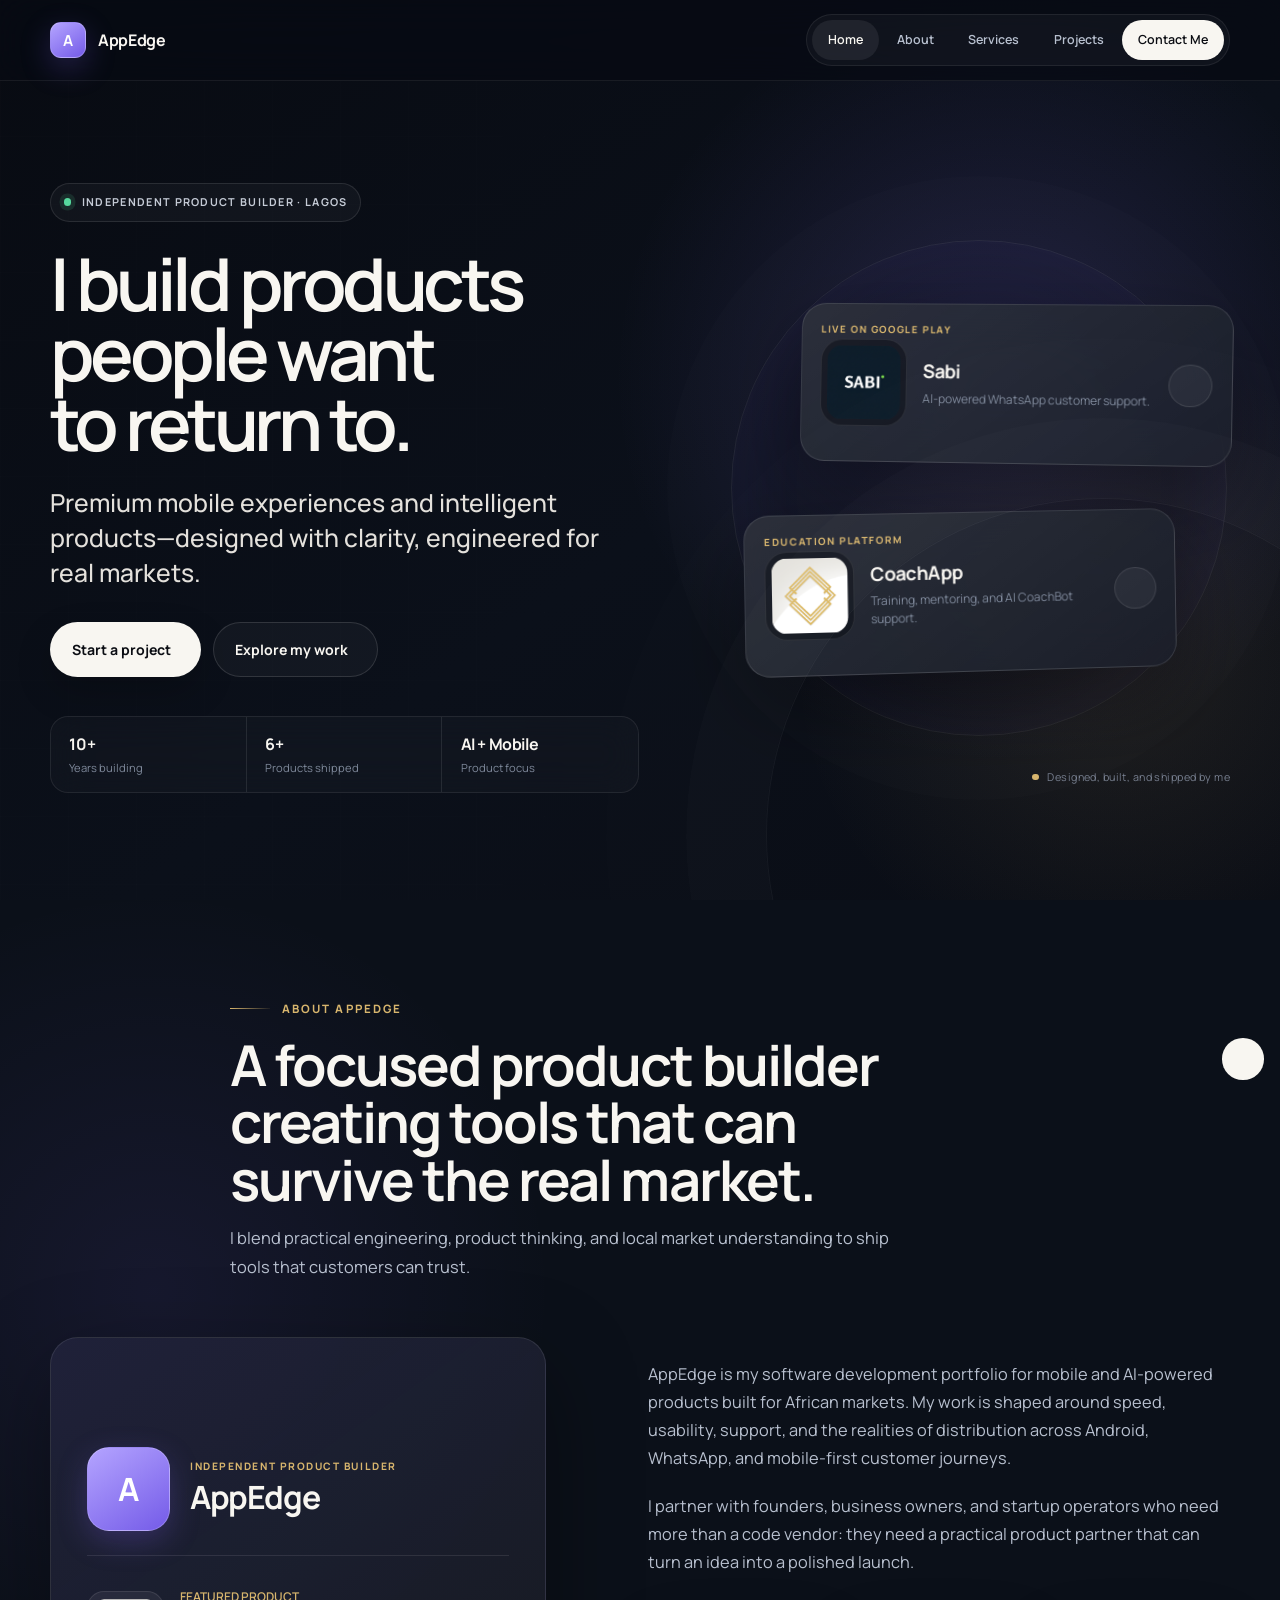
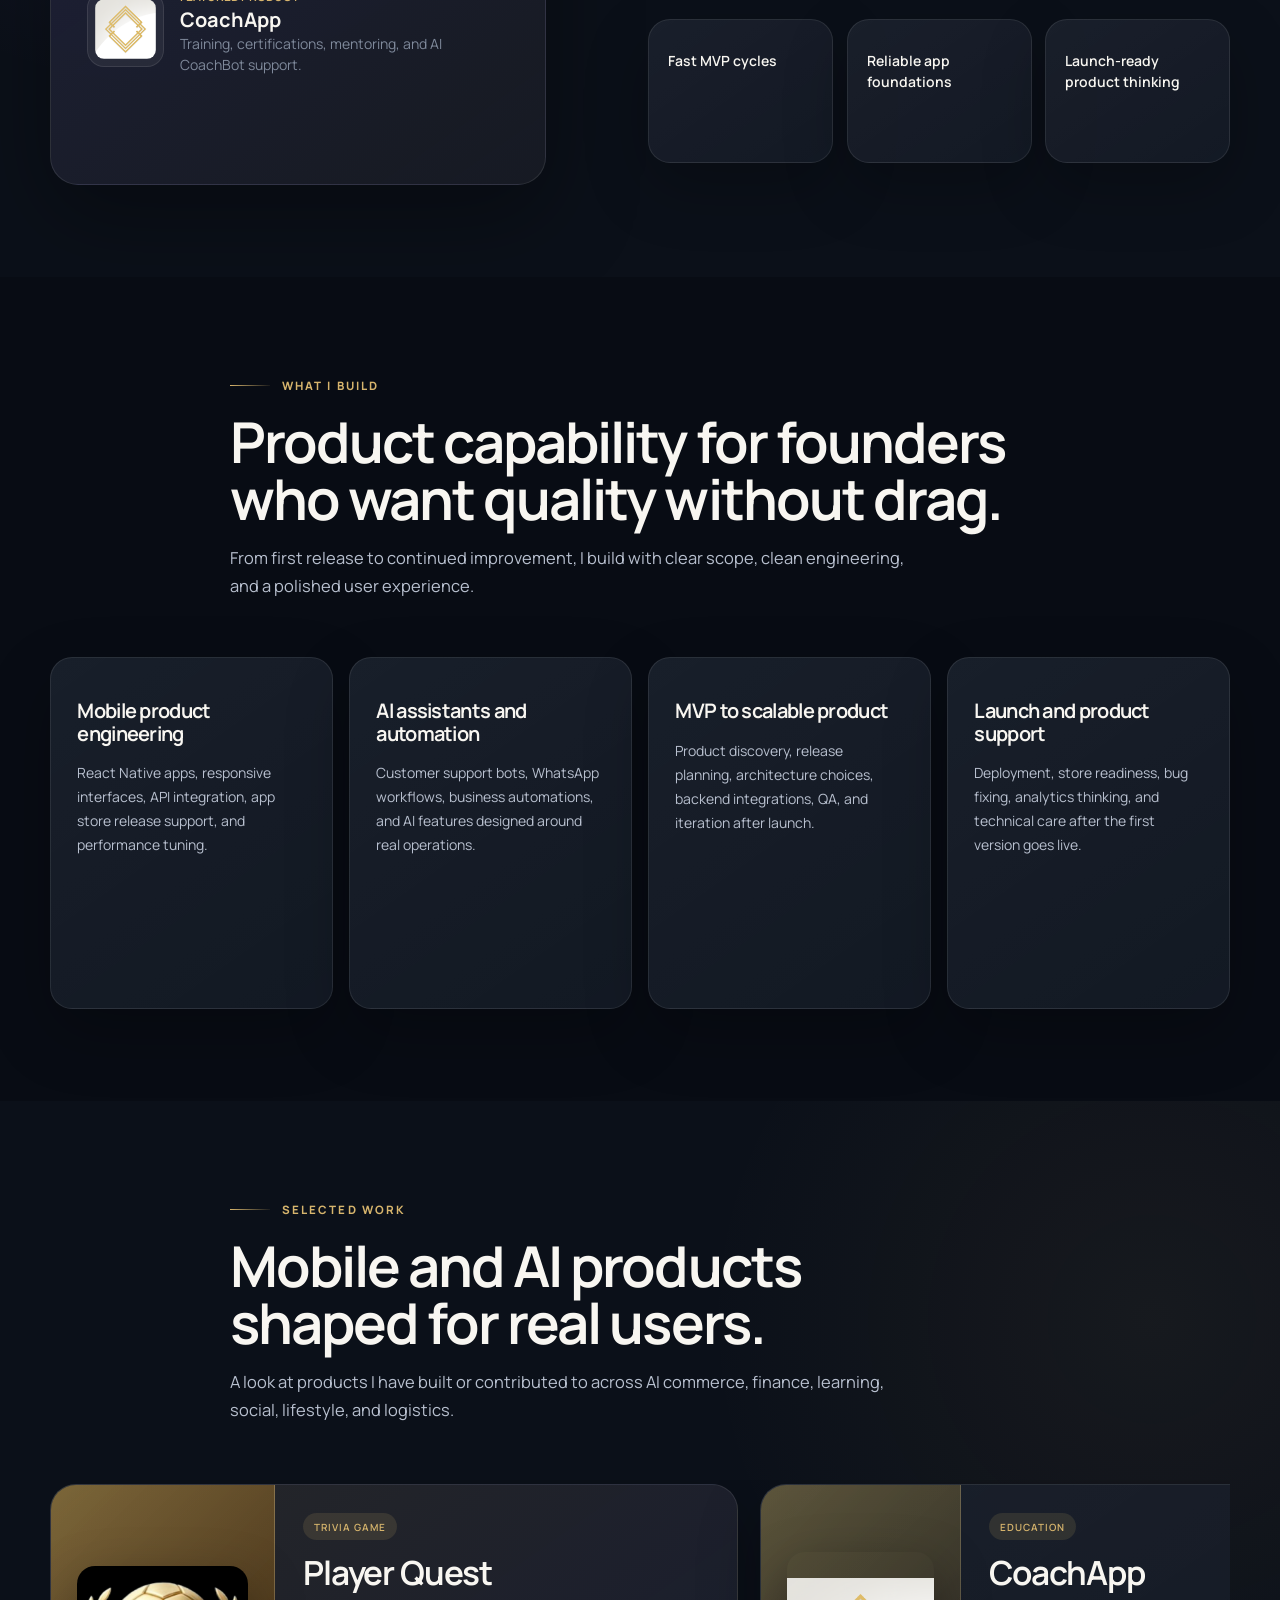
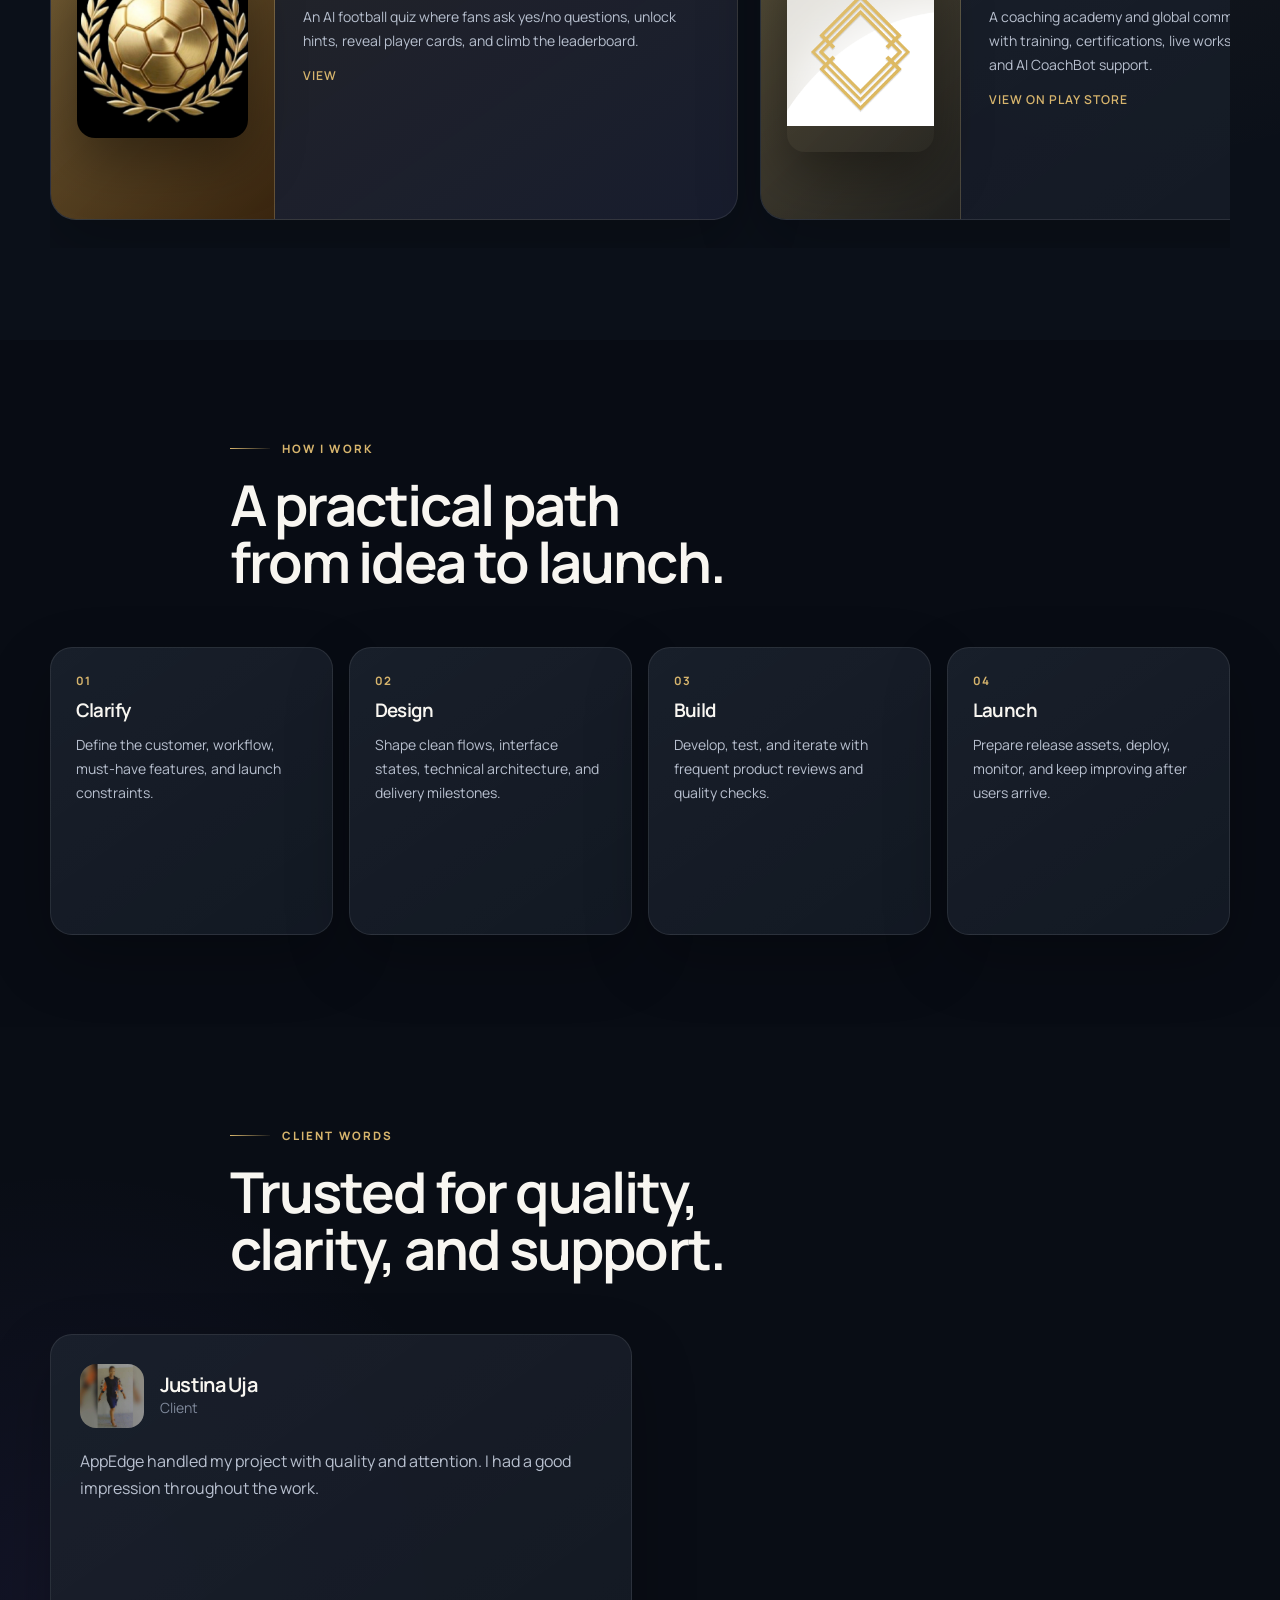
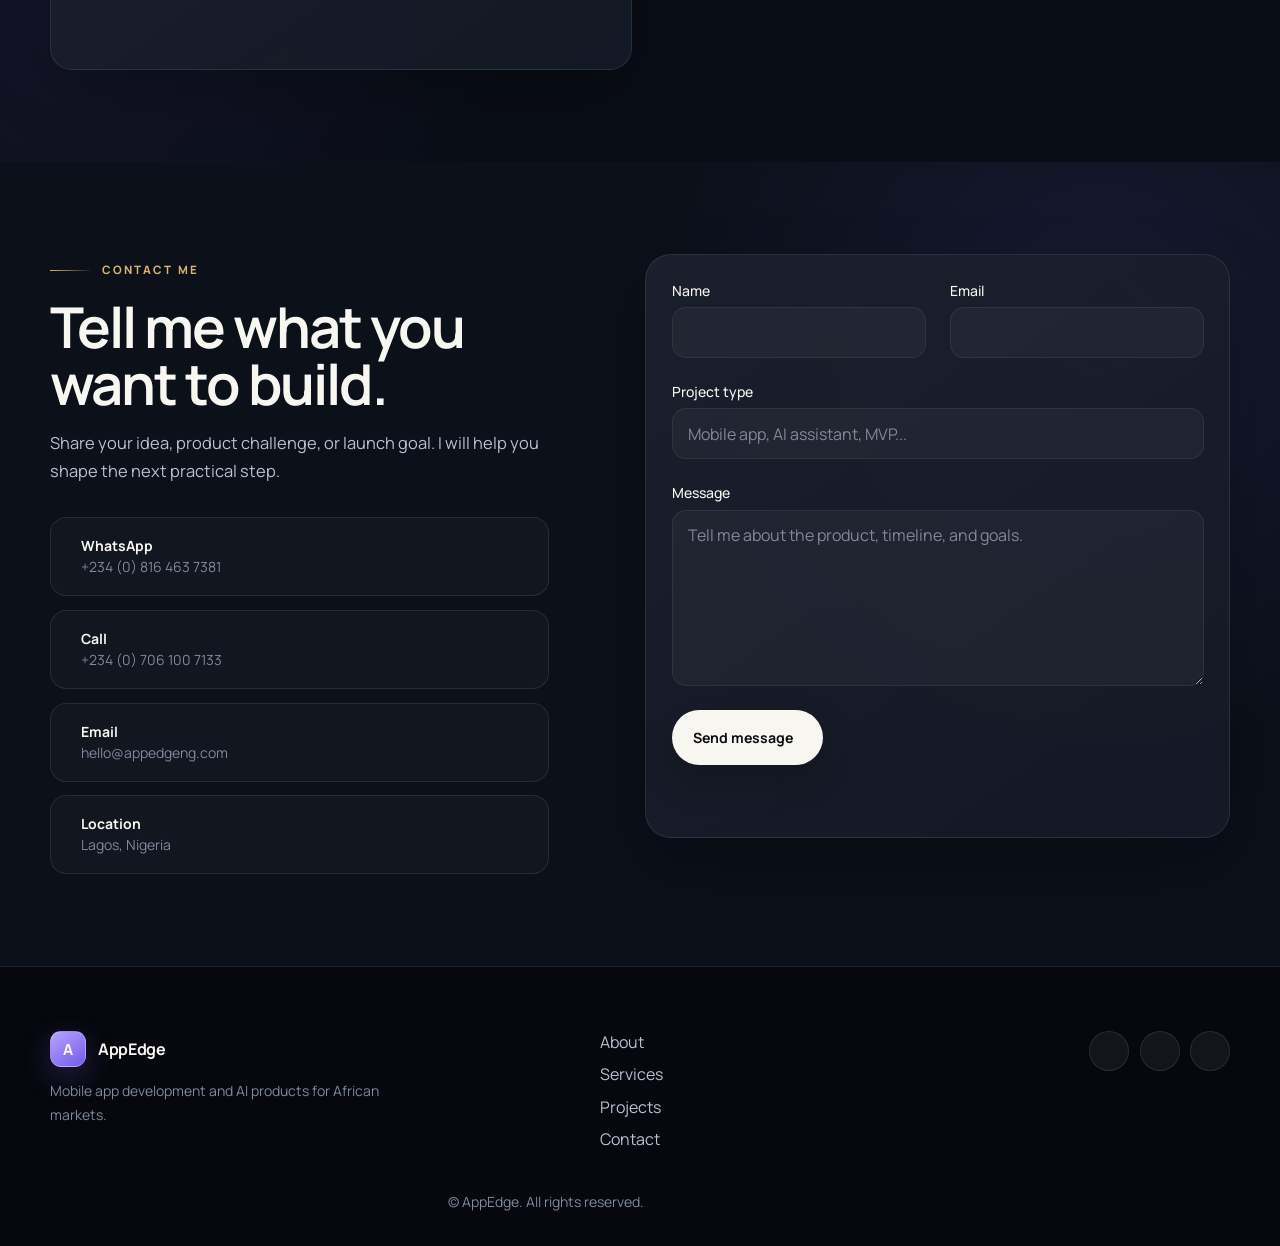
<file: index.html>
<!DOCTYPE html>
<html lang="en">

<head>
    <meta charset="UTF-8">
    <meta name="viewport" content="width=device-width, initial-scale=1.0">
    <meta name="description"
        content="AppEdge showcases premium mobile apps and AI-powered products for founders, startups, and African businesses.">
    <meta name="theme-color" content="#14101f">
    <meta property="og:title" content="AppEdge | Mobile App Development & AI Products">
    <meta property="og:description"
        content="A Lagos-based product portfolio for mobile apps and AI assistants shaped for African markets.">
    <meta property="og:type" content="website">
    <meta property="og:url" content="https://appedgeng.com/">
    <meta property="og:image" content="https://appedgeng.com/assets/img/appedge_logo.png">

    <link rel="icon" href="assets/img/appedge_logo.png" type="image/png">
    <link rel="preconnect" href="https://fonts.googleapis.com">
    <link rel="preconnect" href="https://fonts.gstatic.com" crossorigin>
    <link rel="stylesheet" href="https://unicons.iconscout.com/release/v3.0.6/css/line.css">
    <link rel="stylesheet" href="assets/css/styles.css?v=20261013-2">

    <title>AppEdge | Mobile App Development & AI Products</title>
</head>

<body>
    <header class="header" id="header">
        <nav class="nav container" aria-label="Primary navigation">
            <a href="#home" class="nav__logo" aria-label="AppEdge home">
                <span class="brand-mark" aria-hidden="true">A</span>
                <span>AppEdge</span>
            </a>

            <button class="nav__toggle" id="nav-toggle" type="button" aria-label="Open menu" aria-expanded="false"
                aria-controls="nav-menu">
                <i class="uil uil-apps"></i>
            </button>

            <div class="nav__menu" id="nav-menu">
                <button class="nav__close" id="nav-close" type="button" aria-label="Close menu">
                    <i class="uil uil-times"></i>
                </button>
                <ul class="nav__list">
                    <li><a href="#home" class="nav__link active-link">Home</a></li>
                    <li><a href="#about" class="nav__link">About</a></li>
                    <li><a href="#services" class="nav__link">Services</a></li>
                    <li><a href="#portfolio" class="nav__link">Projects</a></li>
                    <li><a href="#contact" class="nav__link nav__link--cta">Contact Me</a></li>
                </ul>
            </div>
        </nav>
    </header>

    <main class="main">
        <section class="home section" id="home" aria-labelledby="home-title">
            <div class="home__overlay"></div>
            <div class="home__container container grid">
                <div class="home__copy">
                    <p class="home__badge"><span></span> Independent product builder · Lagos</p>
                    <h1 class="home__title" id="home-title">I build products people want to return to.</h1>
                    <p class="home__subtitle">Premium mobile experiences and intelligent products—designed with
                        clarity, engineered for real markets.</p>
                    <div class="home__actions" aria-label="Primary actions">
                        <a href="#contact" class="button button--flex">
                            Start a project <i class="uil uil-arrow-up-right button__icon"></i>
                        </a>
                        <a href="#portfolio" class="button button--ghost button--flex">
                            Explore my work <i class="uil uil-arrow-down button__icon"></i>
                        </a>
                    </div>

                    <dl class="home__proof" aria-label="Portfolio highlights">
                        <div>
                            <dt>10+</dt>
                            <dd>Years building</dd>
                        </div>
                        <div>
                            <dt>6+</dt>
                            <dd>Products shipped</dd>
                        </div>
                        <div>
                            <dt>AI + Mobile</dt>
                            <dd>Product focus</dd>
                        </div>
                    </dl>
                </div>

                <div class="home__visual" aria-label="Selected AppEdge products">
                    <div class="home__visual-orbit" aria-hidden="true"></div>
                    <a class="home-product home-product--sabi"
                        href="https://play.google.com/store/apps/details?id=com.voke.sabi"
                        target="_blank" rel="noopener">
                        <span class="home-product__eyebrow">Live on Google Play</span>
                        <img src="assets/img/sabi_logo.png" alt="Sabi app logo">
                        <span class="home-product__copy">
                            <strong>Sabi</strong>
                            <small>AI-powered WhatsApp customer support.</small>
                        </span>
                        <i class="uil uil-arrow-up-right"></i>
                    </a>
                    <a class="home-product home-product--coachapp"
                        href="https://play.google.com/store/apps/details?id=com.thecoachingmasters.client&hl=en"
                        target="_blank" rel="noopener">
                        <span class="home-product__eyebrow">Education platform</span>
                        <img src="assets/img/coachapp_icon.png" alt="CoachApp">
                        <span class="home-product__copy">
                            <strong>CoachApp</strong>
                            <small>Training, mentoring, and AI CoachBot support.</small>
                        </span>
                        <i class="uil uil-arrow-up-right"></i>
                    </a>
                    <div class="home__visual-note">
                        <span class="home__visual-dot"></span>
                        <span>Designed, built, and shipped by me</span>
                    </div>
                </div>
            </div>
        </section>

        <section class="about section" id="about" aria-labelledby="about-title">
            <div class="section__heading container">
                <p class="eyebrow">About AppEdge</p>
                <h2 class="section__title" id="about-title">A focused product builder creating tools that can survive the
                    real market.</h2>
                <p class="section__subtitle">
                    I blend practical engineering, product thinking, and local market understanding to ship tools that
                    customers can trust.
                </p>
            </div>

            <div class="about__container container grid">
                <div class="about__visual" aria-label="AppEdge product focus">
                    <div class="about__identity">
                        <span class="brand-mark brand-mark--large" aria-hidden="true">A</span>
                        <div>
                            <span>Independent product builder</span>
                            <strong>AppEdge</strong>
                        </div>
                    </div>
                    <div class="about__product">
                        <img src="assets/img/coachapp_icon.png" alt="CoachApp app icon">
                        <div>
                            <span>Featured product</span>
                            <strong>CoachApp</strong>
                            <p>Training, certifications, mentoring, and AI CoachBot support.</p>
                        </div>
                    </div>
                </div>

                <div class="about__data">
                    <p>
                        AppEdge is my software development portfolio for mobile and AI-powered products built for African
                        markets. My work is shaped around speed, usability, support, and the realities of distribution
                        across Android, WhatsApp, and mobile-first customer journeys.
                    </p>
                    <p>
                        I partner with founders, business owners, and startup operators who need more than a code vendor:
                        they need a practical product partner that can turn an idea into a polished launch.
                    </p>

                    <div class="about__values">
                        <div>
                            <i class="uil uil-bolt-alt"></i>
                            <span>Fast MVP cycles</span>
                        </div>
                        <div>
                            <i class="uil uil-shield-check"></i>
                            <span>Reliable app foundations</span>
                        </div>
                        <div>
                            <i class="uil uil-chart-growth"></i>
                            <span>Launch-ready product thinking</span>
                        </div>
                    </div>
                </div>
            </div>
        </section>

        <section class="services section" id="services" aria-labelledby="services-title">
            <div class="section__heading container">
                <p class="eyebrow">What I build</p>
                <h2 class="section__title" id="services-title">Product capability for founders who want quality without
                    drag.</h2>
                <p class="section__subtitle">
                    From first release to continued improvement, I build with clear scope, clean engineering, and a
                    polished user experience.
                </p>
            </div>

            <div class="services__container container grid">
                <article class="service-card">
                    <i class="uil uil-mobile-android service-card__icon"></i>
                    <h3>Mobile product engineering</h3>
                    <p>React Native apps, responsive interfaces, API integration, app store release support, and
                        performance tuning.</p>
                </article>

                <article class="service-card">
                    <i class="uil uil-robot service-card__icon"></i>
                    <h3>AI assistants and automation</h3>
                    <p>Customer support bots, WhatsApp workflows, business automations, and AI features designed around
                        real operations.</p>
                </article>

                <article class="service-card">
                    <i class="uil uil-layer-group service-card__icon"></i>
                    <h3>MVP to scalable product</h3>
                    <p>Product discovery, release planning, architecture choices, backend integrations, QA, and
                        iteration after launch.</p>
                </article>

                <article class="service-card">
                    <i class="uil uil-rocket service-card__icon"></i>
                    <h3>Launch and product support</h3>
                    <p>Deployment, store readiness, bug fixing, analytics thinking, and technical care after the first
                        version goes live.</p>
                </article>
            </div>
        </section>

        <section class="portfolio section" id="portfolio" aria-labelledby="portfolio-title">
            <div class="section__heading container">
                <p class="eyebrow">Selected work</p>
                <h2 class="section__title" id="portfolio-title">Mobile and AI products shaped for real users.</h2>
                <p class="section__subtitle">
                    A look at products I have built or contributed to across AI commerce, finance, learning,
                    social, lifestyle, and logistics.
                </p>
            </div>

            <div class="portfolio__container container" aria-label="Product showcase">
                <article class="project-card project-card--featured project-card--playerquest">
                    <div class="project-card__media">
                        <img src="assets/img/playerquest_logo.png" alt="Player Quest app icon">
                    </div>
                    <div class="project-card__body">
                        <span class="project-card__tag">Trivia game</span>
                        <h3>Player Quest</h3>
                        <p>An AI football quiz where fans ask yes/no questions, unlock hints, reveal player cards, and
                            climb the leaderboard.</p>
                        <a href="/player-quest/" class="project-card__link">
                            View <i class="uil uil-arrow-right"></i>
                        </a>
                    </div>
                </article>

                <article class="project-card project-card--coachapp">
                    <div class="project-card__media">
                        <img src="assets/img/coachapp_icon.png" alt="CoachApp app icon">
                    </div>
                    <div class="project-card__body">
                        <span class="project-card__tag">Education</span>
                        <h3>CoachApp</h3>
                        <p>A coaching academy and global community platform with training, certifications, live
                            workshops, mentoring, and AI CoachBot support.</p>
                        <a href="https://play.google.com/store/apps/details?id=com.thecoachingmasters.client&hl=en"
                            target="_blank" rel="noopener" class="project-card__link">
                            View on Play Store <i class="uil uil-external-link-alt"></i>
                        </a>
                    </div>
                </article>

                <article class="project-card project-card--kashpulse">
                    <div class="project-card__media">
                        <img src="assets/img/kashpulse_icon.png" alt="KashPulse app icon">
                    </div>
                    <div class="project-card__body">
                        <span class="project-card__tag">Finance</span>
                        <h3>KashPulse</h3>
                        <p>Arbitrage intelligence for P2P and spot traders, helping users spot exchange price gaps,
                            bridge trades, and move faster with real-time market signals.</p>
                        <a href="https://play.google.com/store/apps/details?id=com.voke.kashpulse" target="_blank"
                            rel="noopener" class="project-card__link">
                            View on Play Store <i class="uil uil-external-link-alt"></i>
                        </a>
                    </div>
                </article>

                <article class="project-card project-card--sabi">
                    <div class="project-card__media">
                        <img src="assets/img/sabi_logo.png" alt="Sabi app logo">
                    </div>
                    <div class="project-card__body">
                        <span class="project-card__tag">AI product</span>
                        <h3>Sabi</h3>
                        <p>An AI-powered WhatsApp customer service assistant for Global SMBs. Owners can
                            deploy a trained bot in minutes without needing a developer.</p>
                        <span class="project-card__status project-card__status--live">Launched</span>
                        <a href="https://play.google.com/store/apps/details?id=com.voke.sabi" target="_blank"
                            rel="noopener" class="project-card__link">
                            View on Play Store <i class="uil uil-external-link-alt"></i>
                        </a>
                    </div>
                </article>

                <a class="project-card project-card--talkam project-card--clickable" href="/talkam/"
                    aria-label="Explore TalkAm voice-to-English keyboard">
                    <div class="project-card__media">
                        <img src="assets/img/talkam_icon.png" alt="TalkAm app icon">
                    </div>
                    <div class="project-card__body">
                        <span class="project-card__tag">AI keyboard</span>
                        <h3>TalkAm</h3>
                        <p>Speak naturally in Pidgin, Yoruba, Hausa or Igbo and write clear English inside any Android
                            app.</p>
                        <span class="project-card__status">Private beta</span>
                        <span class="project-card__link">
                            Explore TalkAm <i class="uil uil-arrow-right"></i>
                        </span>
                    </div>
                </a>

                <article class="project-card project-card--talksay">
                    <div class="project-card__media">
                        <img src="assets/img/talksay1.webp" alt="TalkSay mobile app preview">
                    </div>
                    <div class="project-card__body">
                        <span class="project-card__tag">Social mobile app</span>
                        <h3>TalkSay</h3>
                        <p>An anonymous social app for expression, language, identity, and community building.</p>
                        <a href="https://play.google.com/store/apps/details?id=com.talksay.talksay"
                            target="_blank" rel="noopener" class="project-card__link">
                            View on Play Store <i class="uil uil-external-link-alt"></i>
                        </a>
                    </div>
                </article>

                <article class="project-card project-card--pactive">
                    <div class="project-card__media">
                        <img src="assets/img/pactiveLogo.png" alt="Pactive app logo">
                    </div>
                    <div class="project-card__body">
                        <span class="project-card__tag">Lifestyle</span>
                        <h3>Pactive</h3>
                        <p>A lifestyle app designed to bring social groups together and improve health and wellbeing.
                        </p>
                        <a href="https://play.google.com/store/apps/details?id=com.koicapital.pactive&hl=en&gl=US"
                            target="_blank" rel="noopener" class="project-card__link">
                            View on Play Store <i class="uil uil-external-link-alt"></i>
                        </a>
                    </div>
                </article>

                <article class="project-card project-card--spotlight">
                    <div class="project-card__media">
                        <img src="assets/img/spotlight3.webp" alt="Spotlight logistics mobile app preview">
                    </div>
                    <div class="project-card__body">
                        <span class="project-card__tag">Enterprise logistics</span>
                        <h3>Spotlight</h3>
                        <p>A mobile logistics ecosystem designed to streamline and optimize AB InBev operations across
                            Africa.</p>
                        <a href="https://play.google.com/store/apps/details?id=com.beertechafrica.mobispot"
                            target="_blank" rel="noopener" class="project-card__link">
                            View on Play Store <i class="uil uil-external-link-alt"></i>
                        </a>
                    </div>
                </article>
            </div>
        </section>

        <section class="process section" aria-labelledby="process-title">
            <div class="section__heading container">
                <p class="eyebrow">How I work</p>
                <h2 class="section__title" id="process-title">A practical path from idea to launch.</h2>
            </div>

            <div class="process__container container grid">
                <div class="process-step">
                    <span>01</span>
                    <h3>Clarify</h3>
                    <p>Define the customer, workflow, must-have features, and launch constraints.</p>
                </div>
                <div class="process-step">
                    <span>02</span>
                    <h3>Design</h3>
                    <p>Shape clean flows, interface states, technical architecture, and delivery milestones.</p>
                </div>
                <div class="process-step">
                    <span>03</span>
                    <h3>Build</h3>
                    <p>Develop, test, and iterate with frequent product reviews and quality checks.</p>
                </div>
                <div class="process-step">
                    <span>04</span>
                    <h3>Launch</h3>
                    <p>Prepare release assets, deploy, monitor, and keep improving after users arrive.</p>
                </div>
            </div>
        </section>

        <section class="testimonial section" id="clients" aria-labelledby="testimonial-title">
            <div class="section__heading container">
                <p class="eyebrow">Client words</p>
                <h2 class="section__title" id="testimonial-title">Trusted for quality, clarity, and support.</h2>
            </div>

            <div class="testimonial__container container grid">
                <!-- Emmanuel Ezehiwele testimonial intentionally hidden; retain for potential future use.
                <article class="testimonial-card">
                    <div class="testimonial-card__header">
                        <img src="assets/img/emmanuel.png" alt="Emmanuel Ezehiwele">
                        <div>
                            <h3>Emmanuel Ezehiwele</h3>
                            <span>Startup ecosystem partner</span>
                        </div>
                    </div>
                    <p>
                        AppEdge has demonstrated high skill and professionalism as an app and software developer. The
                        support for tech startups and young professionals has been helpful, and I recommend AppEdge.
                    </p>
                </article>
                -->

                <article class="testimonial-card">
                    <div class="testimonial-card__header">
                        <img src="assets/img/justina.jpg" alt="Justina Uja">
                        <div>
                            <h3>Justina Uja</h3>
                            <span>Client</span>
                        </div>
                    </div>
                    <p>
                        AppEdge handled my project with quality and attention. I had a good impression throughout the
                        work.
                    </p>
                </article>
            </div>
        </section>

        <section class="contact section" id="contact" aria-labelledby="contact-title">
            <div class="contact__container container grid">
                <div class="contact__intro">
                    <p class="eyebrow">Contact me</p>
                    <h2 class="section__title" id="contact-title">Tell me what you want to build.</h2>
                    <p class="section__subtitle">
                        Share your idea, product challenge, or launch goal. I will help you shape the next practical
                        step.
                    </p>

                    <div class="contact__methods">
                        <a href="https://wa.me/2348164637381" target="_blank" rel="noopener" class="contact__method">
                            <i class="uil uil-whatsapp"></i>
                            <span>
                                <strong>WhatsApp</strong>
                                +234 (0) 816 463 7381
                            </span>
                        </a>
                        <a href="tel:+2347061007133" class="contact__method">
                            <i class="uil uil-phone"></i>
                            <span>
                                <strong>Call</strong>
                                +234 (0) 706 100 7133
                            </span>
                        </a>
                        <a href="mailto:hello@appedgeng.com" class="contact__method">
                            <i class="uil uil-envelope"></i>
                            <span>
                                <strong>Email</strong>
                                hello@appedgeng.com
                            </span>
                        </a>
                        <div class="contact__method">
                            <i class="uil uil-map-marker"></i>
                            <span>
                                <strong>Location</strong>
                                Lagos, Nigeria
                            </span>
                        </div>
                    </div>
                </div>

                <form class="contact__form grid" id="contact-form"
                    action="https://formsubmit.co/hello@appedgeng.com" method="POST">
                    <input type="hidden" name="_subject" value="New AppEdge project inquiry">
                    <input type="hidden" name="_next" value="https://appedgeng.com/?message=sent#contact">
                    <input type="hidden" name="_template" value="table">
                    <input class="contact__honeypot" type="text" name="_honey" tabindex="-1" autocomplete="off"
                        aria-hidden="true">

                    <div class="contact__inputs grid">
                        <label class="contact__field">
                            <span>Name</span>
                            <input type="text" name="name" autocomplete="name" required>
                        </label>

                        <label class="contact__field">
                            <span>Email</span>
                            <input type="email" name="email" autocomplete="email" required>
                        </label>
                    </div>

                    <label class="contact__field">
                        <span>Project type</span>
                        <input type="text" name="project" placeholder="Mobile app, AI assistant, MVP..." required>
                    </label>

                    <label class="contact__field">
                        <span>Message</span>
                        <textarea name="message" rows="6" placeholder="Tell me about the product, timeline, and goals."
                            required></textarea>
                    </label>

                    <button type="submit" class="button button--flex">
                        Send message <i class="uil uil-message button__icon"></i>
                    </button>
                    <p class="contact__status" id="contact-status" aria-live="polite"></p>
                </form>
            </div>
        </section>
    </main>

    <footer class="footer">
        <div class="footer__container container grid">
            <div>
                <a href="#home" class="footer__brand">
                    <span class="brand-mark" aria-hidden="true">A</span>
                    <span>AppEdge</span>
                </a>
                <p>Mobile app development and AI products for African markets.</p>
            </div>

            <ul class="footer__links">
                <li><a href="#about">About</a></li>
                <li><a href="#services">Services</a></li>
                <li><a href="#portfolio">Projects</a></li>
                <li><a href="#contact">Contact</a></li>
            </ul>

            <div class="footer__socials" aria-label="Social links">
                <a href="https://www.linkedin.com/company/appedge-tech/" target="_blank" rel="noopener"
                    aria-label="AppEdge on LinkedIn">
                    <i class="uil uil-linkedin-alt"></i>
                </a>
                <a href="https://github.com/voke1" target="_blank" rel="noopener" aria-label="AppEdge on GitHub">
                    <i class="uil uil-github-alt"></i>
                </a>
                <a href="https://twitter.com/voke2sure" target="_blank" rel="noopener" aria-label="AppEdge on X">
                    <i class="uil uil-twitter-alt"></i>
                </a>
            </div>
        </div>

        <p class="footer__copy">&#169; AppEdge. All rights reserved.</p>
    </footer>

    <a href="#home" class="scrollup" id="scroll-up" aria-label="Scroll to top">
        <i class="uil uil-arrow-up scrollup__icon"></i>
    </a>

    <script src="assets/js/main.js?v=20260729"></script>
</body>

</html>
</file>
<file: assets/css/styles.css>
@import url("https://fonts.googleapis.com/css2?family=Manrope:wght@400;500;600;700;800&family=Poppins:wght@400;500;600;700&display=swap");

:root {
  --header-height: 4.5rem;
  --hue-color: 250;

  --first-color: #7257f2;
  --first-color-alt: #5d46d5;
  --first-color-light: #a994ff;
  --accent-color: #42d7a2;
  --accent-color-soft: rgba(66, 215, 162, 0.14);
  --warm-color: #f5bd4f;

  --body-color: #091018;
  --section-color: #0f1724;
  --section-color-alt: #111927;
  --container-color: #151d2b;
  --container-color-alt: #1a2434;
  --title-color: #f9f7ff;
  --text-color: #c8d0df;
  --text-color-light: #8f9bb0;
  --border-color: rgba(255, 255, 255, 0.1);
  --input-color: rgba(255, 255, 255, 0.07);
  --shadow-color: rgba(3, 8, 14, 0.5);

  --body-font: "Poppins", sans-serif;
  --big-font-size: 3rem;
  --h1-font-size: 2rem;
  --h2-font-size: 1.5rem;
  --h3-font-size: 1.125rem;
  --normal-font-size: 0.938rem;
  --small-font-size: 0.813rem;
  --smaller-font-size: 0.75rem;

  --font-medium: 500;
  --font-semi-bold: 600;
  --font-bold: 700;

  --z-tooltip: 10;
  --z-fixed: 100;
}

@media screen and (min-width: 768px) {
  :root {
    --big-font-size: 4.5rem;
    --h1-font-size: 2.625rem;
    --h2-font-size: 1.75rem;
    --h3-font-size: 1.25rem;
    --normal-font-size: 1rem;
    --small-font-size: 0.875rem;
  }
}

* {
  box-sizing: border-box;
  padding: 0;
  margin: 0;
}

html {
  scroll-behavior: smooth;
}

body {
  min-height: 100vh;
  font-family: var(--body-font);
  font-size: var(--normal-font-size);
  background:
    linear-gradient(135deg, rgba(114, 87, 242, 0.16), transparent 26rem),
    linear-gradient(180deg, rgba(9, 16, 24, 0.96), rgba(9, 16, 24, 1) 42rem),
    var(--body-color);
  color: var(--text-color);
  overflow-x: hidden;
  letter-spacing: 0;
}

body.nav-open {
  overflow: hidden;
}

h1,
h2,
h3,
h4 {
  color: var(--title-color);
  font-weight: var(--font-semi-bold);
  line-height: 1.12;
  letter-spacing: 0;
}

p {
  line-height: 1.75;
}

ul {
  list-style: none;
}

a {
  color: inherit;
  text-decoration: none;
}

button,
input,
textarea {
  font: inherit;
}

button {
  border: 0;
}

img {
  display: block;
  max-width: 100%;
  height: auto;
}

.section {
  padding: 4.5rem 0;
}

.container {
  width: min(100% - 2rem, 1120px);
  margin-inline: auto;
}

.grid {
  display: grid;
  gap: 1.5rem;
}

.reveal {
  opacity: 0;
  transform: translateY(1.4rem);
  transition:
    opacity 0.7s ease,
    transform 0.7s cubic-bezier(0.2, 0.72, 0.2, 1);
  transition-delay: var(--reveal-delay, 0s);
  will-change: opacity, transform;
}

.reveal.is-visible {
  opacity: 1;
  transform: translateY(0);
}

.reveal--soft {
  transform: translateY(0.8rem) scale(0.98);
}

.reveal--soft.is-visible {
  transform: translateY(0) scale(1);
}

.section__heading {
  max-width: 760px;
  margin-bottom: 2.75rem;
}

.section__heading .section__title,
.section__heading .section__subtitle {
  text-align: left;
}

.section__title {
  font-size: var(--h1-font-size);
}

.section__subtitle {
  margin-top: 1rem;
  color: var(--text-color);
}

.eyebrow {
  display: inline-flex;
  align-items: center;
  gap: 0.5rem;
  margin-bottom: 0.875rem;
  color: var(--accent-color);
  font-size: var(--small-font-size);
  font-weight: var(--font-semi-bold);
  text-transform: uppercase;
  letter-spacing: 0;
}

.eyebrow::before {
  content: "";
  width: 1.75rem;
  height: 1px;
  background: var(--accent-color);
}

.header {
  width: 100%;
  position: fixed;
  top: 0;
  left: 0;
  z-index: var(--z-fixed);
  background: rgba(9, 16, 24, 0.86);
  border-bottom: 1px solid transparent;
  backdrop-filter: blur(16px);
}

.scroll-header {
  border-bottom-color: var(--border-color);
  box-shadow: 0 12px 30px rgba(0, 0, 0, 0.18);
}

.nav {
  height: var(--header-height);
  display: flex;
  align-items: center;
  justify-content: space-between;
}

.nav__logo,
.footer__brand {
  display: inline-flex;
  align-items: center;
  gap: 0.65rem;
  color: var(--title-color);
  font-weight: var(--font-bold);
}

.brand-mark {
  width: 2rem;
  height: 2rem;
  display: inline-flex;
  align-items: center;
  justify-content: center;
  color: #fff;
  background: linear-gradient(135deg, var(--first-color), var(--first-color-light));
  border: 1px solid var(--border-color);
  border-radius: 6px;
  font-size: 0.95rem;
  font-weight: var(--font-bold);
}

.nav__toggle,
.nav__close {
  display: inline-flex;
  align-items: center;
  justify-content: center;
  width: 2.75rem;
  height: 2.75rem;
  color: var(--title-color);
  background: var(--input-color);
  border: 1px solid var(--border-color);
  border-radius: 8px;
  cursor: pointer;
}

.nav__toggle i,
.nav__close i {
  font-size: 1.35rem;
}

.nav__list {
  display: flex;
  align-items: center;
  gap: 0.5rem;
}

.nav__link {
  display: inline-flex;
  align-items: center;
  min-height: 2.5rem;
  padding: 0 0.8rem;
  color: var(--text-color);
  font-size: var(--small-font-size);
  font-weight: var(--font-medium);
  border-radius: 8px;
  transition: color 0.2s ease, background-color 0.2s ease;
}

.nav__link:hover,
.active-link {
  color: var(--title-color);
  background: rgba(114, 87, 242, 0.16);
}

.nav__link--cta {
  color: #fff;
  background: var(--first-color);
}

.nav__link--cta:hover,
.nav__link--cta.active-link {
  background: var(--first-color-alt);
}

.home {
  position: relative;
  isolation: isolate;
  min-height: 0;
  padding-top: 7rem;
  padding-bottom: 2.5rem;
  display: flex;
  align-items: center;
  background:
    linear-gradient(112deg, rgba(9, 16, 24, 0.98) 0%, rgba(13, 25, 35, 0.94) 48%, rgba(28, 25, 60, 0.78) 100%),
    var(--section-color);
}

.home__overlay {
  position: absolute;
  inset: 0;
  z-index: -1;
  background-image:
    linear-gradient(rgba(255, 255, 255, 0.045) 1px, transparent 1px),
    linear-gradient(90deg, rgba(66, 215, 162, 0.055) 1px, transparent 1px);
  background-size: 3.5rem 3.5rem;
  -webkit-mask-image: linear-gradient(90deg, black, transparent 80%);
  mask-image: linear-gradient(90deg, black, transparent 80%);
  opacity: 0.2;
}

.home__container {
  max-width: 820px;
}

.home__title {
  font-size: var(--big-font-size);
  line-height: 0.96;
}

.home__subtitle {
  max-width: 680px;
  margin-top: 1rem;
  color: var(--title-color);
  font-size: var(--h2-font-size);
  line-height: 1.32;
}

.home__description {
  max-width: 650px;
  margin-top: 1.25rem;
  color: var(--text-color);
}

.home__actions {
  display: flex;
  flex-wrap: wrap;
  gap: 0.875rem;
  margin-top: 2rem;
}

.home__proof {
  display: grid;
  grid-template-columns: repeat(3, minmax(0, 1fr));
  gap: 0;
  max-width: 760px;
  margin-top: 2.75rem;
  border: 1px solid var(--border-color);
  border-radius: 8px;
  overflow: hidden;
  background: rgba(14, 25, 38, 0.68);
  box-shadow: 0 20px 60px var(--shadow-color);
}

.home__proof div {
  padding: 1.15rem;
  border-right: 1px solid var(--border-color);
}

.home__proof div:last-child {
  border-right: 0;
}

.home__proof dt {
  color: var(--title-color);
  font-size: var(--h3-font-size);
  font-weight: var(--font-bold);
}

.home__proof dd {
  margin-top: 0.35rem;
  color: var(--text-color-light);
  font-size: var(--small-font-size);
  line-height: 1.55;
}

.button {
  display: inline-flex;
  align-items: center;
  justify-content: center;
  min-height: 3rem;
  width: fit-content;
  padding: 0.85rem 1.1rem;
  color: #fff;
  background: var(--first-color);
  border: 1px solid transparent;
  border-radius: 8px;
  font-weight: var(--font-semi-bold);
  cursor: pointer;
  transition: transform 0.2s ease, background-color 0.2s ease, border-color 0.2s ease;
}

.button:hover {
  background: var(--first-color-alt);
  transform: translateY(-2px);
}

.button--ghost {
  color: var(--title-color);
  background: rgba(255, 255, 255, 0.06);
  border-color: var(--border-color);
}

.button--ghost:hover {
  background: rgba(255, 255, 255, 0.1);
}

.button__icon {
  margin-left: 0.5rem;
  font-size: 1.2rem;
}

.portfolio {
  background: var(--body-color);
}

.services,
.process {
  background: var(--section-color-alt);
}

.about,
.testimonial,
.contact {
  --title-color: #111827;
  --text-color: #1f2937;
  --text-color-light: #475467;
  --accent-color: #5d46d5;
  --accent-color-soft: rgba(93, 70, 213, 0.12);
  --container-color: #eef2f6;
  --container-color-alt: #e8edf4;
  --border-color: rgba(17, 24, 39, 0.14);
  --input-color: rgba(17, 24, 39, 0.1);
  --shadow-color: rgba(15, 23, 42, 0.13);
  color: var(--text-color);
}

.about {
  background:
    linear-gradient(135deg, rgba(114, 87, 242, 0.05), rgba(66, 215, 162, 0.04)),
    #dfe7f2;
}

.testimonial {
  background:
    linear-gradient(135deg, rgba(114, 87, 242, 0.08), rgba(245, 189, 79, 0.035)),
    #e3deef;
}

.contact {
  background:
    linear-gradient(135deg, rgba(66, 215, 162, 0.06), rgba(114, 87, 242, 0.035)),
    #dce8ec;
}

.about__container {
  grid-template-columns: minmax(0, 0.92fr) minmax(0, 1.08fr);
  align-items: center;
  gap: 3rem;
}

.about__visual {
  min-height: 26rem;
  display: grid;
  align-content: center;
  gap: 1.5rem;
  padding: 2rem;
  background:
    linear-gradient(135deg, rgba(114, 87, 242, 0.1), rgba(66, 215, 162, 0.07)),
    var(--container-color);
  border: 1px solid var(--border-color);
  border-radius: 8px;
  box-shadow: 0 22px 70px var(--shadow-color);
}

.about__logo {
  width: 18rem;
  margin-inline: auto;
  padding: 1.5rem;
  background: linear-gradient(135deg, rgba(255, 255, 255, 0.08), rgba(114, 87, 242, 0.12));
  border: 1px solid var(--border-color);
  border-radius: 8px;
}

.about__product {
  display: flex;
  align-items: center;
  gap: 1rem;
  padding-top: 1.35rem;
  border-top: 1px solid var(--border-color);
}

.about__product img {
  width: 4.25rem;
  height: 4.25rem;
  object-fit: contain;
  background: rgba(255, 255, 255, 0.06);
  border: 1px solid var(--border-color);
  border-radius: 8px;
  padding: 0.45rem;
}

.about__product span {
  color: var(--accent-color);
  font-size: var(--smaller-font-size);
  font-weight: var(--font-semi-bold);
  text-transform: uppercase;
}

.about__product strong {
  display: block;
  color: var(--title-color);
  font-size: var(--h3-font-size);
}

.about__product p {
  color: var(--text-color-light);
  font-size: var(--small-font-size);
  line-height: 1.5;
}

.about__data {
  display: grid;
  gap: 1rem;
}

.about__values {
  display: grid;
  grid-template-columns: repeat(3, minmax(0, 1fr));
  gap: 0.75rem;
  margin-top: 1rem;
}

.about__values div,
.service-card,
.project-card,
.process-step,
.testimonial-card,
.contact__form {
  background: var(--container-color);
  border: 1px solid var(--border-color);
  border-radius: 8px;
  box-shadow: 0 18px 50px var(--shadow-color);
}

.about__values div {
  min-height: 8.5rem;
  display: grid;
  align-content: start;
  gap: 0.65rem;
  padding: 1rem;
}

.about__values i,
.service-card__icon,
.contact__method i {
  color: var(--accent-color);
  font-size: 1.55rem;
}

.about__values span {
  color: var(--title-color);
  font-size: var(--small-font-size);
  font-weight: var(--font-semi-bold);
  line-height: 1.5;
}

.services__container {
  grid-template-columns: repeat(4, minmax(0, 1fr));
}

.service-card {
  min-height: 20rem;
  display: grid;
  align-content: start;
  gap: 1rem;
  padding: 1.4rem;
  transition: transform 0.2s ease, border-color 0.2s ease, background-color 0.2s ease;
}

.service-card:hover {
  transform: translateY(-4px);
  border-color: rgba(56, 214, 164, 0.34);
  background: var(--container-color-alt);
}

.service-card h3 {
  font-size: var(--h3-font-size);
}

.service-card p {
  color: var(--text-color);
  font-size: var(--small-font-size);
}

.portfolio__container {
  display: flex;
  align-items: stretch;
  gap: 1.25rem;
  max-width: none;
  width: min(100% - 2rem, 1120px);
  overflow-x: auto;
  overscroll-behavior-inline: contain;
  padding: 0.25rem 0 1.35rem;
  scroll-padding-inline: 0;
  scroll-snap-type: x mandatory;
  scrollbar-color: var(--first-color) rgba(255, 255, 255, 0.08);
}

.portfolio__container::-webkit-scrollbar {
  height: 0.65rem;
}

.portfolio__container::-webkit-scrollbar-track {
  background: rgba(255, 255, 255, 0.08);
  border-radius: 999px;
}

.portfolio__container::-webkit-scrollbar-thumb {
  background: linear-gradient(90deg, var(--first-color), var(--accent-color));
  border-radius: 999px;
}

.project-card {
  flex: 0 0 min(86vw, 36rem);
  display: grid;
  grid-template-columns: 12rem minmax(0, 1fr);
  min-height: 17.5rem;
  overflow: hidden;
  scroll-snap-align: start;
  --media-bg: linear-gradient(135deg, rgba(114, 87, 242, 0.22), rgba(66, 215, 162, 0.1));
}

.project-card--featured {
  flex-basis: min(90vw, 40rem);
  grid-template-columns: 13rem minmax(0, 1fr);
  min-height: 20rem;
  background:
    linear-gradient(135deg, rgba(114, 87, 242, 0.18), rgba(66, 215, 162, 0.1)),
    var(--container-color);
}

.project-card--sabi {
  --media-bg: linear-gradient(135deg, rgba(114, 87, 242, 0.34), rgba(19, 34, 50, 0.86));
}

.project-card--kashpulse {
  --media-bg: linear-gradient(135deg, rgba(41, 210, 229, 0.3), rgba(8, 28, 48, 0.92));
}

.project-card--playerquest {
  --media-bg: linear-gradient(135deg, rgba(245, 189, 79, 0.42), rgba(61, 38, 11, 0.88));
}

.project-card--coachapp {
  --media-bg: linear-gradient(135deg, rgba(236, 197, 95, 0.32), rgba(35, 34, 30, 0.82));
}

.project-card--talkam {
  --media-bg: linear-gradient(135deg, rgba(64, 224, 172, 0.32), rgba(5, 47, 38, 0.9));
}

.project-card--clickable {
  color: inherit;
  transition: border-color 0.22s ease, box-shadow 0.22s ease, transform 0.22s ease;
}

.project-card--clickable:hover,
.project-card--clickable:focus-visible {
  border-color: rgba(64, 224, 172, 0.46);
  box-shadow: 0 28px 72px rgba(0, 0, 0, 0.34);
  transform: translateY(-4px);
}

.project-card--clickable:hover .project-card__link,
.project-card--clickable:focus-visible .project-card__link {
  color: #f1d99f;
}

.project-card--talksay {
  --media-bg: linear-gradient(135deg, rgba(145, 222, 172, 0.34), rgba(15, 41, 42, 0.82));
}

.project-card--pactive {
  --media-bg: linear-gradient(135deg, rgba(89, 225, 137, 0.36), rgba(10, 47, 40, 0.84));
}

.project-card--spotlight {
  --media-bg: linear-gradient(135deg, rgba(231, 191, 66, 0.36), rgba(55, 42, 17, 0.78));
}

.project-card__media {
  min-height: 100%;
  display: grid;
  place-items: center;
  padding: 1.35rem;
  background: var(--media-bg);
  border-right: 1px solid var(--border-color);
}

.project-card__media img {
  width: 100%;
  max-width: 15rem;
  max-height: 13.5rem;
  object-fit: contain;
  border-radius: 8px;
  box-shadow: 0 18px 48px rgba(2, 7, 12, 0.32);
}

.project-card:not(.project-card--featured) .project-card__media img {
  height: 12.5rem;
}

.project-card__body {
  display: grid;
  align-content: start;
  gap: 0.75rem;
  padding: 1.5rem;
}

.project-card__tag,
.project-card__status {
  width: fit-content;
  padding: 0.35rem 0.55rem;
  color: var(--accent-color);
  background: var(--accent-color-soft);
  border-radius: 6px;
  font-size: var(--smaller-font-size);
  font-weight: var(--font-semi-bold);
  text-transform: uppercase;
}

.project-card__status {
  color: var(--warm-color);
  background: rgba(244, 184, 96, 0.13);
}

.project-card__status--live {
  color: var(--accent-color);
  background: var(--accent-color-soft);
}

.project-card h3 {
  font-size: var(--h2-font-size);
}

.project-card p {
  color: var(--text-color);
  font-size: var(--small-font-size);
}

.project-card__link {
  display: inline-flex;
  align-items: center;
  gap: 0.35rem;
  width: fit-content;
  margin-top: auto;
  color: var(--title-color);
  font-size: var(--small-font-size);
  font-weight: var(--font-semi-bold);
}

.project-card__link:hover {
  color: var(--accent-color);
}

.process__container {
  grid-template-columns: repeat(4, minmax(0, 1fr));
}

.process-step {
  position: relative;
  min-height: 16rem;
  display: grid;
  align-content: start;
  gap: 0.75rem;
  padding: 1.4rem;
}

.process-step span {
  color: var(--accent-color);
  font-weight: var(--font-bold);
}

.process-step p {
  color: var(--text-color);
  font-size: var(--small-font-size);
}

.testimonial__container {
  grid-template-columns: repeat(2, minmax(0, 1fr));
}

.testimonial-card {
  min-height: 20rem;
  padding: 1.5rem;
}

.testimonial-card__header {
  display: flex;
  align-items: center;
  gap: 1rem;
  margin-bottom: 1.25rem;
}

.testimonial-card__header img {
  width: 4rem;
  height: 4rem;
  object-fit: cover;
  border-radius: 8px;
}

.testimonial-card h3 {
  font-size: var(--h3-font-size);
}

.testimonial-card span {
  color: var(--text-color-light);
  font-size: var(--small-font-size);
}

.testimonial-card p {
  color: var(--text-color);
}

.contact__container {
  grid-template-columns: minmax(0, 0.92fr) minmax(20rem, 1.08fr);
  align-items: start;
  gap: 3rem;
}

.contact__intro .section__title,
.contact__intro .section__subtitle {
  text-align: left;
}

.contact__methods {
  display: grid;
  gap: 0.85rem;
  margin-top: 2rem;
}

.contact__method {
  display: flex;
  align-items: flex-start;
  gap: 0.85rem;
  padding: 1rem;
  background: var(--container-color);
  border: 1px solid var(--border-color);
  border-radius: 8px;
  box-shadow: 0 12px 30px var(--shadow-color);
}

a.contact__method {
  transition: border-color 0.2s ease, background-color 0.2s ease;
}

a.contact__method:hover {
  border-color: rgba(93, 70, 213, 0.28);
  background: var(--container-color-alt);
}

.contact__method strong {
  display: block;
  color: var(--title-color);
  font-size: var(--small-font-size);
}

.contact__method span {
  color: var(--text-color-light);
  font-size: var(--small-font-size);
  line-height: 1.55;
}

.contact__form {
  padding: 1.35rem;
}

.contact__honeypot {
  position: absolute !important;
  left: -10000px !important;
  width: 1px !important;
  height: 1px !important;
  opacity: 0 !important;
  pointer-events: none !important;
}

.contact__status {
  min-height: 1.4rem;
  color: var(--text-color-light);
  font-size: var(--small-font-size);
}

.contact__status.is-success {
  color: var(--accent-color);
}

.contact__form button:disabled {
  cursor: wait;
  opacity: 0.72;
  transform: none;
}

.contact__inputs {
  grid-template-columns: repeat(2, minmax(0, 1fr));
}

.contact__field {
  display: grid;
  gap: 0.45rem;
}

.contact__field span {
  color: var(--title-color);
  font-size: var(--small-font-size);
  font-weight: var(--font-medium);
}

.contact__field input,
.contact__field textarea {
  width: 100%;
  color: var(--title-color);
  background: var(--input-color);
  border: 1px solid transparent;
  border-radius: 8px;
  outline: none;
  padding: 0.85rem 0.95rem;
  transition: border-color 0.2s ease, background-color 0.2s ease;
}

.contact__field textarea {
  resize: vertical;
  min-height: 11rem;
}

.contact__field input:focus,
.contact__field textarea:focus {
  border-color: rgba(93, 70, 213, 0.48);
  background: var(--container-color-alt);
}

.contact__field input::placeholder,
.contact__field textarea::placeholder {
  color: var(--text-color-light);
}

.footer {
  padding: 3rem 0 2rem;
  background: #0b0c12;
  border-top: 1px solid var(--border-color);
}

.footer__container {
  grid-template-columns: minmax(0, 1.3fr) minmax(0, 0.8fr) minmax(0, 0.7fr);
  align-items: start;
}

.footer__brand {
  margin-bottom: 0.75rem;
}

.footer p {
  max-width: 24rem;
  color: var(--text-color-light);
  font-size: var(--small-font-size);
}

.footer__links {
  display: grid;
  gap: 0.65rem;
}

.footer__links a,
.footer__socials a {
  color: var(--text-color);
  transition: color 0.2s ease;
}

.footer__links a:hover,
.footer__socials a:hover {
  color: var(--accent-color);
}

.footer__socials {
  display: flex;
  justify-content: flex-end;
  gap: 0.65rem;
}

.footer__socials a {
  display: inline-flex;
  align-items: center;
  justify-content: center;
  width: 2.5rem;
  height: 2.5rem;
  background: var(--input-color);
  border: 1px solid var(--border-color);
  border-radius: 8px;
}

.footer__socials i {
  font-size: 1.2rem;
}

.footer__copy {
  width: min(100% - 2rem, 1120px);
  margin: 2.5rem auto 0;
  color: var(--text-color-light);
  font-size: var(--smaller-font-size);
}

.scrollup {
  position: fixed;
  right: 1rem;
  bottom: -20%;
  display: inline-flex;
  align-items: center;
  justify-content: center;
  width: 2.6rem;
  height: 2.6rem;
  color: #fff;
  background: var(--first-color);
  border-radius: 8px;
  z-index: var(--z-tooltip);
  transition: bottom 0.3s ease, background-color 0.2s ease;
}

.scrollup:hover {
  background: var(--first-color-alt);
}

.show-scroll {
  bottom: 1rem;
}

::-webkit-scrollbar {
  width: 0.6rem;
  background: #171321;
}

::-webkit-scrollbar-thumb {
  background: #3d3553;
  border-radius: 8px;
}

::-webkit-scrollbar-thumb:hover {
  background: #584c74;
}

@media screen and (max-width: 1040px) {
  .services__container,
  .process__container {
    grid-template-columns: repeat(2, minmax(0, 1fr));
  }

  .service-card,
  .process-step {
    min-height: 15rem;
  }

  .project-card {
    grid-template-columns: 10rem minmax(0, 1fr);
  }
}

@media screen and (max-width: 767px) {
  .section {
    padding: 3.5rem 0;
  }

  .section__heading {
    margin-bottom: 2rem;
  }

  .nav__menu {
    position: fixed;
    inset: 0 0 auto auto;
    width: min(100%, 22rem);
    min-height: 100vh;
    padding: 5.5rem 1rem 2rem;
    background: rgba(15, 16, 24, 0.98);
    border-left: 1px solid var(--border-color);
    box-shadow: -24px 0 60px rgba(0, 0, 0, 0.38);
    transform: translateX(100%);
    transition: transform 0.25s ease;
  }

  .nav__menu.show-menu {
    transform: translateX(0);
  }

  .nav__close {
    position: absolute;
    top: 1rem;
    right: 1rem;
  }

  .nav__list {
    display: grid;
    gap: 0.5rem;
  }

  .nav__link {
    justify-content: space-between;
    min-height: 3rem;
    padding: 0 1rem;
    font-size: var(--normal-font-size);
  }

  .home {
    min-height: 0;
    padding-top: 5.85rem;
    padding-bottom: 2.1rem;
    background:
      linear-gradient(180deg, rgba(15, 16, 24, 0.96) 0%, rgba(19, 14, 31, 0.9) 100%),
      var(--section-color);
  }

  .home__title {
    font-size: var(--big-font-size);
  }

  .home__subtitle {
    font-size: 1.35rem;
    line-height: 1.28;
  }

  .home__description {
    margin-top: 1rem;
    line-height: 1.62;
  }

  .home__actions {
    flex-wrap: nowrap;
    gap: 0.6rem;
    margin-top: 1.5rem;
  }

  .home__actions .button {
    flex: 1 1 0;
    min-width: 0;
    padding: 0.75rem 0.65rem;
    font-size: 0.8rem;
    white-space: nowrap;
  }

  .home__actions .button__icon {
    margin-left: 0.35rem;
    font-size: 1rem;
  }

  .home__proof {
    grid-template-columns: repeat(3, minmax(0, 1fr));
    margin-top: 1.15rem;
  }

  .home__proof div {
    padding: 0.65rem 0.45rem;
    border-right: 1px solid var(--border-color);
    border-bottom: 0;
  }

  .home__proof dt {
    font-size: 0.9rem;
  }

  .home__proof dd {
    font-size: 0.65rem;
    line-height: 1.35;
  }

  .home__proof div:last-child {
    border-right: 0;
  }

  .about__container,
  .contact__container {
    grid-template-columns: 1fr;
  }

  .about__visual {
    min-height: 0;
  }

  .about__values,
  .services__container,
  .process__container,
  .testimonial__container,
  .footer__container {
    grid-template-columns: 1fr;
  }

  .project-card,
  .project-card--featured {
    flex-basis: min(88vw, 22rem);
    grid-column: span 1;
    grid-template-columns: 1fr;
    min-height: 0;
  }

  .project-card__media {
    min-height: 14rem;
    border-right: 0;
    border-bottom: 1px solid var(--border-color);
  }

  .project-card--featured .project-card__media {
    min-height: 16rem;
  }

  .project-card__media img,
  .project-card:not(.project-card--featured) .project-card__media img {
    max-height: 12rem;
    height: auto;
  }

  .contact__inputs {
    grid-template-columns: 1fr;
  }

  .footer__socials {
    justify-content: flex-start;
  }
}

@media screen and (min-width: 768px) {
  .nav__toggle,
  .nav__close {
    display: none;
  }
}

@media screen and (min-width: 1120px) {
  .section:not(.home) {
    padding: 5.75rem 0;
  }
}

@media (prefers-reduced-motion: reduce) {
  html {
    scroll-behavior: auto;
  }

  *,
  *::before,
  *::after {
    animation-duration: 0.001ms !important;
    animation-iteration-count: 1 !important;
    transition-duration: 0.001ms !important;
  }

  .reveal {
    opacity: 1;
    transform: none;
  }
}

/* Premium visual system */
:root {
  --header-height: 5rem;
  --first-color: #9b87ff;
  --first-color-alt: #8068f4;
  --first-color-light: #c8bcff;
  --accent-color: #d7b56d;
  --accent-color-soft: rgba(215, 181, 109, 0.13);
  --warm-color: #e7c988;
  --body-color: #080b12;
  --section-color: #0c111b;
  --section-color-alt: #0a0e16;
  --container-color: rgba(17, 23, 35, 0.88);
  --container-color-alt: rgba(24, 31, 46, 0.92);
  --title-color: #f8f6f1;
  --text-color: #b8c0cf;
  --text-color-light: #7f899b;
  --border-color: rgba(255, 255, 255, 0.095);
  --input-color: rgba(255, 255, 255, 0.055);
  --shadow-color: rgba(0, 0, 0, 0.36);
  --body-font: "Manrope", "Poppins", sans-serif;
  --big-font-size: clamp(3.4rem, 5.7vw, 5.8rem);
}

body {
  background:
    radial-gradient(circle at 15% 8%, rgba(129, 103, 244, 0.13), transparent 31rem),
    radial-gradient(circle at 88% 18%, rgba(215, 181, 109, 0.08), transparent 28rem),
    var(--body-color);
  color: var(--text-color);
  font-family: var(--body-font);
}

h1,
h2,
h3,
h4 {
  font-weight: 650;
  letter-spacing: -0.035em;
}

p {
  line-height: 1.72;
}

.container {
  width: min(100% - 2.5rem, 1180px);
}

.section {
  position: relative;
  padding: 6.75rem 0;
}

.section__heading {
  max-width: 820px;
  margin-bottom: 3.5rem;
}

.section__title {
  font-size: clamp(2.35rem, 4.4vw, 4.35rem);
  line-height: 1.02;
  text-wrap: balance;
}

.section__subtitle {
  max-width: 680px;
  color: var(--text-color);
  font-size: 1.03rem;
}

.eyebrow {
  gap: 0.75rem;
  margin-bottom: 1.1rem;
  color: var(--accent-color);
  font-size: 0.72rem;
  font-weight: 750;
  letter-spacing: 0.18em;
}

.eyebrow::before {
  width: 2.5rem;
  background: linear-gradient(90deg, var(--accent-color), rgba(215, 181, 109, 0.08));
}

.header {
  background: rgba(8, 11, 18, 0.72);
  border-bottom-color: rgba(255, 255, 255, 0.07);
  backdrop-filter: blur(24px) saturate(130%);
}

.scroll-header {
  background: rgba(8, 11, 18, 0.9);
  border-bottom-color: rgba(255, 255, 255, 0.1);
  box-shadow: 0 18px 48px rgba(0, 0, 0, 0.24);
}

.nav__logo,
.footer__brand {
  gap: 0.75rem;
  font-size: 1rem;
  letter-spacing: -0.02em;
}

.brand-mark {
  width: 2.25rem;
  height: 2.25rem;
  background: linear-gradient(145deg, #b4a4ff, #745be8);
  border-color: rgba(255, 255, 255, 0.2);
  border-radius: 11px;
  box-shadow: 0 10px 30px rgba(126, 100, 239, 0.25);
}

.brand-mark--large {
  width: 5.2rem;
  height: 5.2rem;
  border-radius: 22px;
  font-size: 2rem;
}

.nav__list {
  gap: 0.15rem;
  padding: 0.3rem;
  border: 1px solid rgba(255, 255, 255, 0.075);
  border-radius: 999px;
  background: rgba(255, 255, 255, 0.035);
}

.nav__link {
  min-height: 2.55rem;
  padding: 0 1rem;
  border-radius: 999px;
  font-size: 0.78rem;
  font-weight: 600;
}

.nav__link:hover,
.active-link {
  color: var(--title-color);
  background: rgba(255, 255, 255, 0.07);
}

.nav__link--cta {
  color: #0b0d13;
  background: var(--title-color);
}

.nav__link--cta:hover,
.nav__link--cta.active-link {
  color: #0b0d13;
  background: #fff;
}

.home {
  min-height: min(920px, 100svh);
  padding: calc(var(--header-height) + 2.75rem) 0 3rem;
  overflow: hidden;
  background:
    radial-gradient(circle at 78% 42%, rgba(143, 118, 255, 0.17), transparent 24rem),
    radial-gradient(circle at 87% 74%, rgba(215, 181, 109, 0.1), transparent 20rem),
    linear-gradient(145deg, #080b12 0%, #0b101a 55%, #0a0d15 100%);
}

.home::after {
  position: absolute;
  right: -10rem;
  bottom: -17rem;
  width: 42rem;
  height: 42rem;
  border: 1px solid rgba(255, 255, 255, 0.05);
  border-radius: 50%;
  box-shadow:
    0 0 0 5rem rgba(255, 255, 255, 0.012),
    0 0 0 10rem rgba(255, 255, 255, 0.008);
  content: "";
  pointer-events: none;
}

.home__overlay {
  background-image:
    linear-gradient(rgba(255, 255, 255, 0.025) 1px, transparent 1px),
    linear-gradient(90deg, rgba(255, 255, 255, 0.025) 1px, transparent 1px);
  background-size: 4.25rem 4.25rem;
  mask-image: linear-gradient(90deg, black, transparent 94%);
  opacity: 0.34;
}

.home__container {
  grid-template-columns: minmax(0, 1.08fr) minmax(24rem, 0.92fr);
  align-items: center;
  max-width: 1180px;
  gap: clamp(3rem, 7vw, 7rem);
}

.home__copy {
  position: relative;
  z-index: 2;
}

.home__badge {
  display: inline-flex;
  align-items: center;
  gap: 0.65rem;
  margin-bottom: 1.65rem;
  padding: 0.58rem 0.8rem;
  border: 1px solid rgba(255, 255, 255, 0.1);
  border-radius: 999px;
  background: rgba(255, 255, 255, 0.035);
  color: #c5cbd6;
  font-size: 0.68rem;
  font-weight: 700;
  letter-spacing: 0.12em;
  text-transform: uppercase;
}

.home__badge span {
  width: 0.48rem;
  height: 0.48rem;
  border-radius: 50%;
  background: #56d89d;
  box-shadow: 0 0 0 0.28rem rgba(86, 216, 157, 0.12);
}

.home__title {
  max-width: 790px;
  font-size: var(--big-font-size);
  font-weight: 630;
  line-height: 0.96;
  letter-spacing: -0.062em;
  text-wrap: balance;
}

.home__subtitle {
  max-width: 690px;
  margin-top: 1.65rem;
  color: #e4e1dc;
  font-size: clamp(1.2rem, 2vw, 1.55rem);
  font-weight: 500;
  line-height: 1.42;
}

.home__description {
  max-width: 630px;
  margin-top: 1.15rem;
  color: #929cad;
  font-size: 0.98rem;
}

.home__actions {
  gap: 0.8rem;
  margin-top: 2rem;
}

.button {
  min-height: 3.45rem;
  padding: 0.9rem 1.3rem;
  border-radius: 999px;
  background: var(--title-color);
  color: #0b0d13;
  font-size: 0.88rem;
  font-weight: 700;
  box-shadow: 0 15px 36px rgba(0, 0, 0, 0.2);
  transition: transform 0.22s ease, background-color 0.22s ease, border-color 0.22s ease, color 0.22s ease;
}

.button:hover {
  color: #0b0d13;
  background: #fff;
  transform: translateY(-3px);
}

.button--ghost {
  color: var(--title-color);
  background: rgba(255, 255, 255, 0.035);
  border-color: rgba(255, 255, 255, 0.13);
  box-shadow: none;
}

.button--ghost:hover {
  color: var(--title-color);
  background: rgba(255, 255, 255, 0.085);
}

.home__proof {
  max-width: 620px;
  margin-top: 2.4rem;
  border-color: rgba(255, 255, 255, 0.08);
  border-radius: 18px;
  background: rgba(255, 255, 255, 0.025);
  box-shadow: none;
  backdrop-filter: blur(18px);
}

.home__proof div {
  padding: 1rem 1.15rem;
}

.home__proof dt {
  font-size: 1rem;
  letter-spacing: -0.025em;
}

.home__proof dd {
  margin-top: 0.25rem;
  font-size: 0.7rem;
}

.home__visual {
  position: relative;
  min-height: 37rem;
  perspective: 1100px;
}

.home__visual-orbit {
  position: absolute;
  top: 50%;
  left: 50%;
  width: 31rem;
  height: 31rem;
  border: 1px solid rgba(255, 255, 255, 0.075);
  border-radius: 50%;
  box-shadow:
    0 0 0 4rem rgba(255, 255, 255, 0.012),
    inset 0 0 80px rgba(139, 108, 255, 0.07);
  transform: translate(-50%, -50%);
}

.home-product {
  position: absolute;
  display: grid;
  grid-template-columns: auto minmax(0, 1fr) auto;
  align-items: center;
  gap: 1rem;
  width: min(100%, 27rem);
  padding: 1.2rem;
  overflow: hidden;
  border: 1px solid rgba(255, 255, 255, 0.12);
  border-radius: 25px;
  background:
    linear-gradient(145deg, rgba(255, 255, 255, 0.11), rgba(255, 255, 255, 0.035)),
    rgba(15, 20, 31, 0.82);
  box-shadow: 0 35px 85px rgba(0, 0, 0, 0.4);
  backdrop-filter: blur(28px) saturate(120%);
  transition: transform 0.25s ease, border-color 0.25s ease;
}

.home-product:hover {
  border-color: rgba(215, 181, 109, 0.34);
}

.home-product--sabi {
  top: 7rem;
  right: 0;
  min-height: 10rem;
  transform: rotateY(-4deg) rotateZ(1deg);
}

.home-product--sabi:hover {
  transform: rotateY(-2deg) rotateZ(0deg) translateY(-5px);
}

.home-product--coachapp {
  right: 3.2rem;
  bottom: 7rem;
  min-height: 10rem;
  transform: rotateY(4deg) rotateZ(-1deg);
}

.home-product--coachapp:hover {
  transform: rotateY(2deg) rotateZ(0deg) translateY(-5px);
}

.home-product__eyebrow {
  position: absolute;
  top: 1.15rem;
  left: 1.2rem;
  color: var(--accent-color);
  font-size: 0.62rem;
  font-weight: 750;
  letter-spacing: 0.16em;
  text-transform: uppercase;
}

.home-product img {
  width: 6.4rem;
  height: 6.4rem;
  object-fit: contain;
  padding: 0.35rem;
  border: 1px solid rgba(255, 255, 255, 0.09);
  border-radius: 22px;
  background: rgba(2, 5, 10, 0.38);
}

.home-product--sabi img,
.home-product--coachapp img {
  width: 5.5rem;
  height: 5.5rem;
}

.home-product__copy {
  display: grid;
  gap: 0.35rem;
}

.home-product__copy strong {
  color: var(--title-color);
  font-size: 1.18rem;
  letter-spacing: -0.03em;
}

.home-product__copy small {
  color: var(--text-color-light);
  font-size: 0.76rem;
  line-height: 1.45;
}

.home-product > i {
  display: grid;
  width: 2.65rem;
  height: 2.65rem;
  place-items: center;
  border: 1px solid rgba(255, 255, 255, 0.11);
  border-radius: 50%;
  color: var(--title-color);
  background: rgba(255, 255, 255, 0.05);
  font-size: 1.15rem;
}

.home__visual-note {
  position: absolute;
  right: 0;
  bottom: 0;
  display: flex;
  align-items: center;
  gap: 0.55rem;
  color: #777f8f;
  font-size: 0.67rem;
  letter-spacing: 0.04em;
}

.home__visual-dot {
  width: 0.4rem;
  height: 0.4rem;
  border-radius: 50%;
  background: var(--accent-color);
}

.about,
.testimonial,
.contact {
  --title-color: #f8f6f1;
  --text-color: #b8c0cf;
  --text-color-light: #7f899b;
  --accent-color: #d7b56d;
  --accent-color-soft: rgba(215, 181, 109, 0.13);
  --container-color: rgba(17, 23, 35, 0.88);
  --container-color-alt: rgba(24, 31, 46, 0.92);
  --border-color: rgba(255, 255, 255, 0.095);
  --input-color: rgba(255, 255, 255, 0.055);
  --shadow-color: rgba(0, 0, 0, 0.36);
}

.about {
  background:
    radial-gradient(circle at 12% 40%, rgba(139, 108, 255, 0.09), transparent 25rem),
    #0b1019;
}

.services,
.process {
  background: #080c14;
}

.portfolio {
  background:
    radial-gradient(circle at 90% 26%, rgba(215, 181, 109, 0.06), transparent 28rem),
    #0b1019;
}

.testimonial {
  background:
    radial-gradient(circle at 5% 80%, rgba(139, 108, 255, 0.08), transparent 28rem),
    #090d15;
}

.contact {
  background:
    radial-gradient(circle at 86% 20%, rgba(139, 108, 255, 0.1), transparent 27rem),
    #0b1019;
}

.about__container {
  gap: clamp(3rem, 8vw, 7rem);
}

.about__visual {
  min-height: 28rem;
  padding: 2.25rem;
  border-radius: 28px;
  background:
    linear-gradient(145deg, rgba(155, 135, 255, 0.11), rgba(215, 181, 109, 0.045)),
    rgba(15, 21, 32, 0.88);
  box-shadow: 0 30px 90px rgba(0, 0, 0, 0.34);
}

.about__identity {
  display: flex;
  align-items: center;
  gap: 1.25rem;
}

.about__identity > div {
  display: grid;
  gap: 0.18rem;
}

.about__identity span:not(.brand-mark) {
  color: var(--accent-color);
  font-size: 0.64rem;
  font-weight: 750;
  letter-spacing: 0.15em;
  text-transform: uppercase;
}

.about__identity strong {
  color: var(--title-color);
  font-size: 2rem;
  letter-spacing: -0.045em;
}

.about__product {
  margin-top: auto;
  padding-top: 1.75rem;
}

.about__product img {
  width: 4.8rem;
  height: 4.8rem;
  border-radius: 17px;
}

.about__data {
  gap: 1.25rem;
  font-size: 1.02rem;
}

.about__values {
  gap: 0.85rem;
  margin-top: 1.4rem;
}

.about__values div,
.service-card,
.project-card,
.process-step,
.testimonial-card,
.contact__form {
  border-color: rgba(255, 255, 255, 0.09);
  border-radius: 22px;
  background:
    linear-gradient(145deg, rgba(255, 255, 255, 0.045), rgba(255, 255, 255, 0.015)),
    var(--container-color);
  box-shadow: 0 24px 65px rgba(0, 0, 0, 0.24);
}

.about__values div {
  min-height: 9rem;
  padding: 1.2rem;
}

.services__container {
  gap: 1rem;
}

.service-card {
  min-height: 22rem;
  padding: 1.65rem;
}

.service-card:hover {
  border-color: rgba(215, 181, 109, 0.27);
  background:
    linear-gradient(145deg, rgba(215, 181, 109, 0.07), rgba(255, 255, 255, 0.02)),
    var(--container-color-alt);
  transform: translateY(-7px);
}

.service-card__icon,
.about__values i,
.contact__method i {
  color: var(--accent-color);
}

.portfolio__container {
  width: min(100% - 2.5rem, 1180px);
  gap: 1.35rem;
  padding-bottom: 1.75rem;
  scrollbar-color: var(--accent-color) rgba(255, 255, 255, 0.05);
}

.portfolio__container::-webkit-scrollbar-thumb {
  background: linear-gradient(90deg, var(--accent-color), var(--first-color));
}

.project-card {
  flex-basis: min(86vw, 38rem);
  grid-template-columns: 12.5rem minmax(0, 1fr);
  min-height: 19rem;
  border-radius: 26px;
}

.project-card--featured {
  flex-basis: min(90vw, 43rem);
  grid-template-columns: 14rem minmax(0, 1fr);
  min-height: 21rem;
  background:
    linear-gradient(145deg, rgba(215, 181, 109, 0.11), rgba(155, 135, 255, 0.06)),
    var(--container-color);
}

.project-card__media {
  padding: 1.6rem;
}

.project-card__media img {
  border-radius: 18px;
  box-shadow: 0 22px 55px rgba(0, 0, 0, 0.38);
}

.project-card__body {
  gap: 0.85rem;
  padding: 1.75rem;
}

.project-card__tag,
.project-card__status {
  padding: 0.42rem 0.66rem;
  border-radius: 999px;
  font-size: 0.62rem;
  letter-spacing: 0.11em;
}

.project-card h3 {
  font-size: clamp(1.65rem, 2.6vw, 2.35rem);
}

.project-card__link {
  gap: 0.55rem;
  margin-top: auto;
  color: var(--accent-color);
  font-size: 0.76rem;
  letter-spacing: 0.08em;
  text-transform: uppercase;
}

.project-card__link:hover {
  color: #f1d99f;
}

.process__container {
  gap: 1rem;
}

.process-step {
  min-height: 18rem;
  padding: 1.55rem;
}

.process-step span {
  color: var(--accent-color);
  font-size: 0.72rem;
  letter-spacing: 0.14em;
}

.testimonial__container {
  gap: 1rem;
}

.testimonial-card {
  min-height: 21rem;
  padding: 1.8rem;
}

.testimonial-card__header img {
  border-radius: 16px;
}

.contact__container {
  gap: clamp(3rem, 8vw, 6rem);
}

.contact__method {
  padding: 1.05rem;
  border-radius: 16px;
  background: rgba(255, 255, 255, 0.028);
  box-shadow: none;
}

a.contact__method:hover {
  border-color: rgba(215, 181, 109, 0.25);
  background: rgba(255, 255, 255, 0.055);
}

.contact__form {
  padding: 1.6rem;
  border-radius: 26px;
}

.contact__field input,
.contact__field textarea {
  border-color: rgba(255, 255, 255, 0.065);
  border-radius: 14px;
  background: rgba(255, 255, 255, 0.04);
}

.contact__field input:focus,
.contact__field textarea:focus {
  border-color: rgba(155, 135, 255, 0.52);
  background: rgba(255, 255, 255, 0.065);
}

.footer {
  padding-top: 4rem;
  background: #06080d;
}

.footer__socials a,
.scrollup {
  border-radius: 50%;
}

.scrollup {
  background: var(--title-color);
  color: #0b0d13;
}

::-webkit-scrollbar {
  background: #070a10;
}

::-webkit-scrollbar-thumb {
  background: #353947;
  border-radius: 999px;
}

@media screen and (max-width: 1040px) {
  .home__container {
    grid-template-columns: minmax(0, 1fr) minmax(21rem, 0.78fr);
    gap: 3rem;
  }

  .home__visual {
    min-height: 32rem;
  }

  .home-product--sabi {
    top: 5rem;
  }

  .home-product--coachapp {
    right: 1rem;
    bottom: 5rem;
  }
}

@media screen and (max-width: 767px) {
  :root {
    --header-height: 4.4rem;
    --big-font-size: clamp(3rem, 14vw, 4.6rem);
  }

  .container {
    width: min(100% - 1.5rem, 1180px);
  }

  .section {
    padding: 5rem 0;
  }

  .nav__list {
    padding: 0;
    border: 0;
    border-radius: 0;
    background: transparent;
  }

  .nav__menu {
    background: rgba(8, 11, 18, 0.98);
  }

  .home {
    min-height: 0;
    padding: calc(var(--header-height) + 2.2rem) 0 3.2rem;
  }

  .home__container {
    grid-template-columns: 1fr;
    gap: 2.8rem;
  }

  .home__badge {
    margin-bottom: 1.25rem;
    font-size: 0.58rem;
  }

  .home__title {
    letter-spacing: -0.057em;
  }

  .home__subtitle {
    font-size: 1.15rem;
  }

  .home__description {
    font-size: 0.9rem;
  }

  .home__actions {
    flex-wrap: wrap;
  }

  .home__actions .button {
    flex: 1 1 12rem;
    padding: 0.85rem 1rem;
    font-size: 0.78rem;
  }

  .home__proof {
    margin-top: 1.5rem;
    border-radius: 15px;
  }

  .home__visual {
    min-height: 31rem;
  }

  .home__visual-orbit {
    width: 24rem;
    height: 24rem;
  }

  .home-product {
    width: min(92%, 25rem);
  }

  .home-product--sabi {
    top: 4rem;
    right: 0;
    min-height: 9rem;
  }

  .home-product--sabi img,
  .home-product--coachapp img {
    width: 5rem;
    height: 5rem;
  }

  .home-product--coachapp {
    right: auto;
    bottom: 4rem;
    left: 0;
    min-height: 9rem;
  }

  .home__visual-note {
    right: 0;
    bottom: 0;
    font-size: 0.57rem;
  }

  .section__title {
    font-size: clamp(2.25rem, 11vw, 3.45rem);
  }

  .about__visual {
    min-height: 23rem;
    padding: 1.4rem;
  }

  .about__values {
    grid-template-columns: 1fr;
  }

  .about__values div {
    min-height: 0;
  }

  .project-card,
  .project-card--featured {
    flex-basis: min(90vw, 23rem);
    grid-template-columns: 1fr;
  }

  .project-card__media {
    min-height: 15rem;
  }
}
</file>
